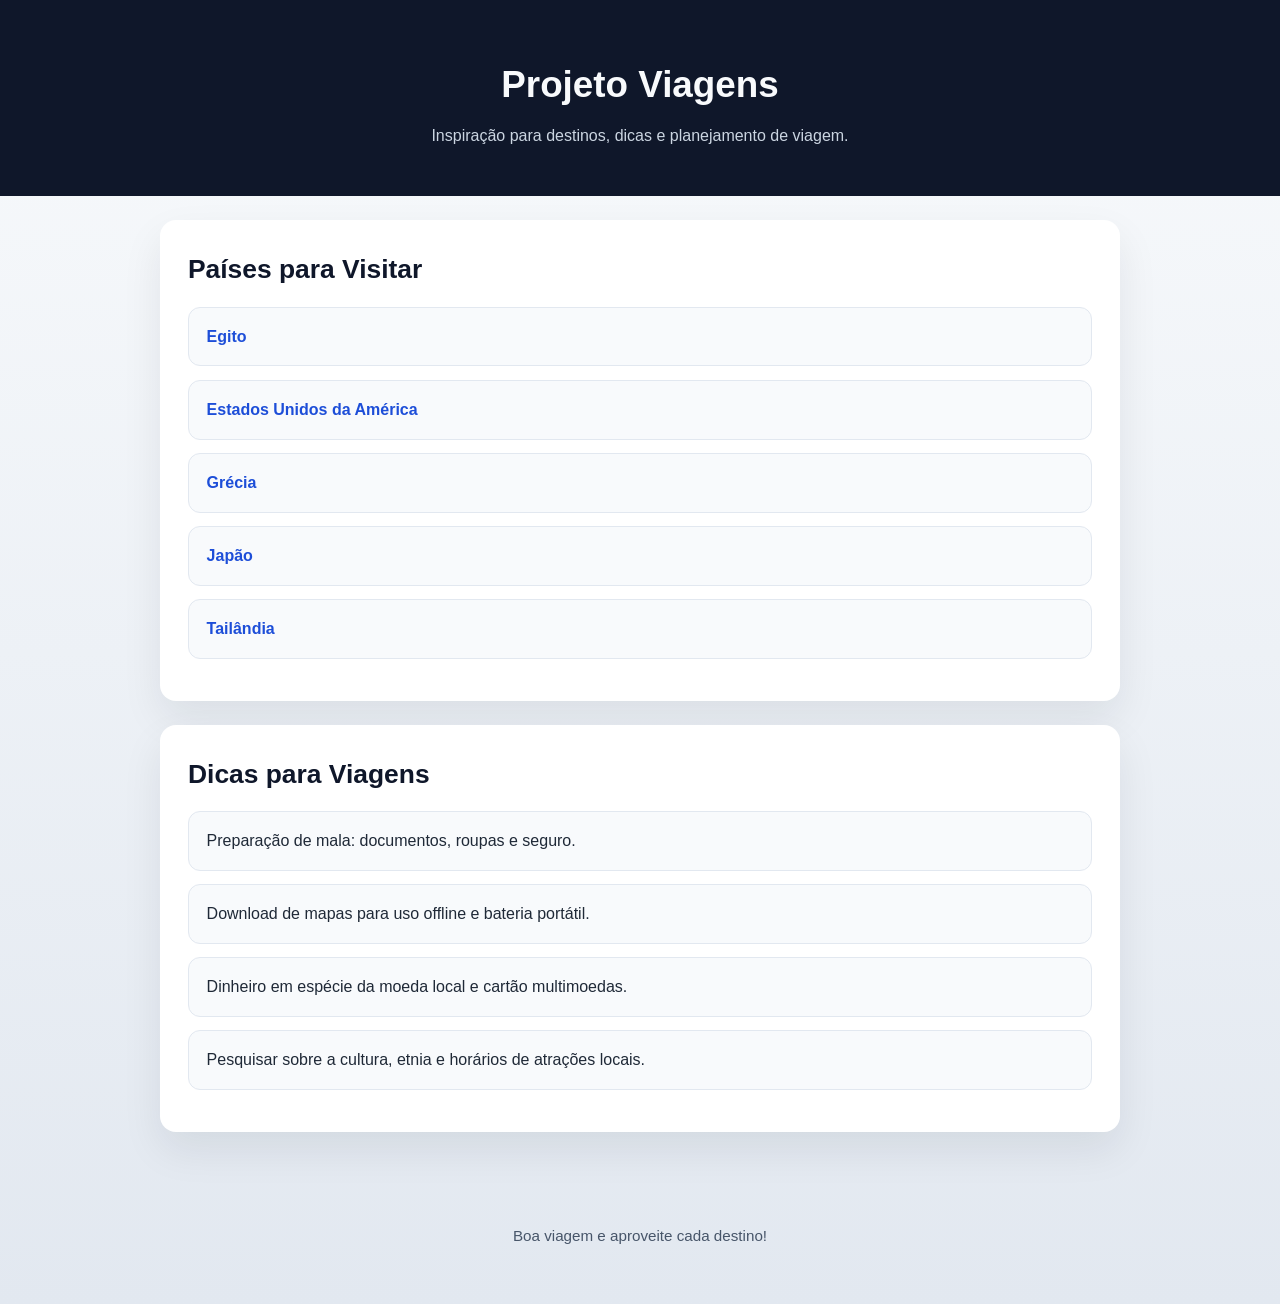
<file: index.html>
﻿<!DOCTYPE html>
<html lang="pt-BR">
    <head>
        <meta charset="UTF-8">
        <meta name="viewport" content="width=device-width, initial-scale=1.0">
        <title>Projeto Viagens</title>
        <link rel="stylesheet" href="css/style.css">
        <link rel="stylesheet" href="css/destinos.css">
        <link rel="stylesheet" href="css/header.css">
    </head>
    <body>
        <header class="site-header">
            <div class="container">
                <h1>Projeto Viagens</h1>
                <p>Inspiração para destinos, dicas e planejamento de viagem.</p>
            </div>
        </header>

        <main class="container">
            <section class="destinos">
                <h2>Países para Visitar</h2>
                <ul>
                    <li><a href="egito.html">Egito</a></li>
                    <li><a href="eua.html">Estados Unidos da América</a></li>
                    <li><a href="grecia.html">Grécia</a></li>
                    <li><a href="japao.html">Japão</a></li>
                    <li><a href="tailandia.html">Tailândia</a></li>
                </ul>
            </section>

            <section class="dicas">
                <h2>Dicas para Viagens</h2>
                <ul>
                    <li>Preparação de mala: documentos, roupas e seguro.</li>
                    <li>Download de mapas para uso offline e bateria portátil.</li>
                    <li>Dinheiro em espécie da moeda local e cartão multimoedas.</li>
                    <li>Pesquisar sobre a cultura, etnia e horários de atrações locais.</li>
                </ul>
            </section>
        </main>

        <footer class="site-footer">
            <div class="container">
                <p>Boa viagem e aproveite cada destino!</p>
            </div>
        </footer>
    </body>
</html>
</file>
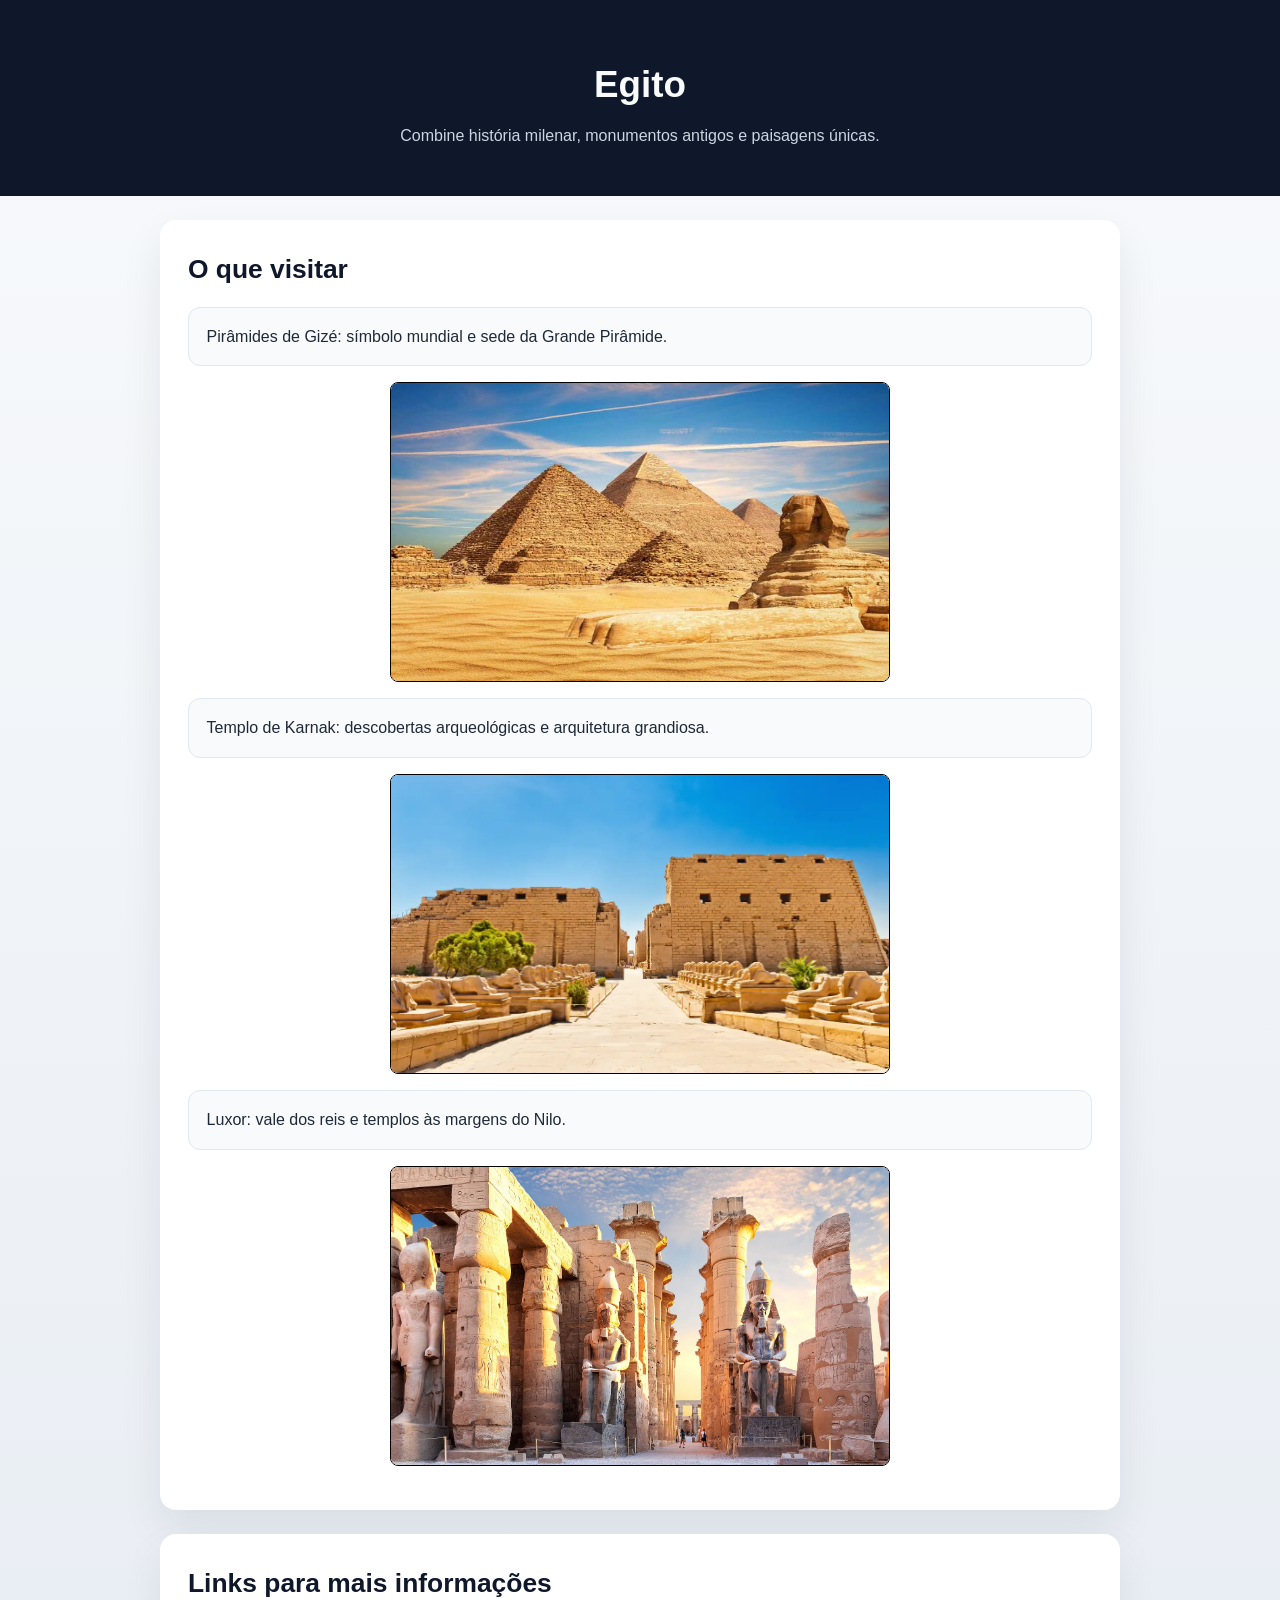
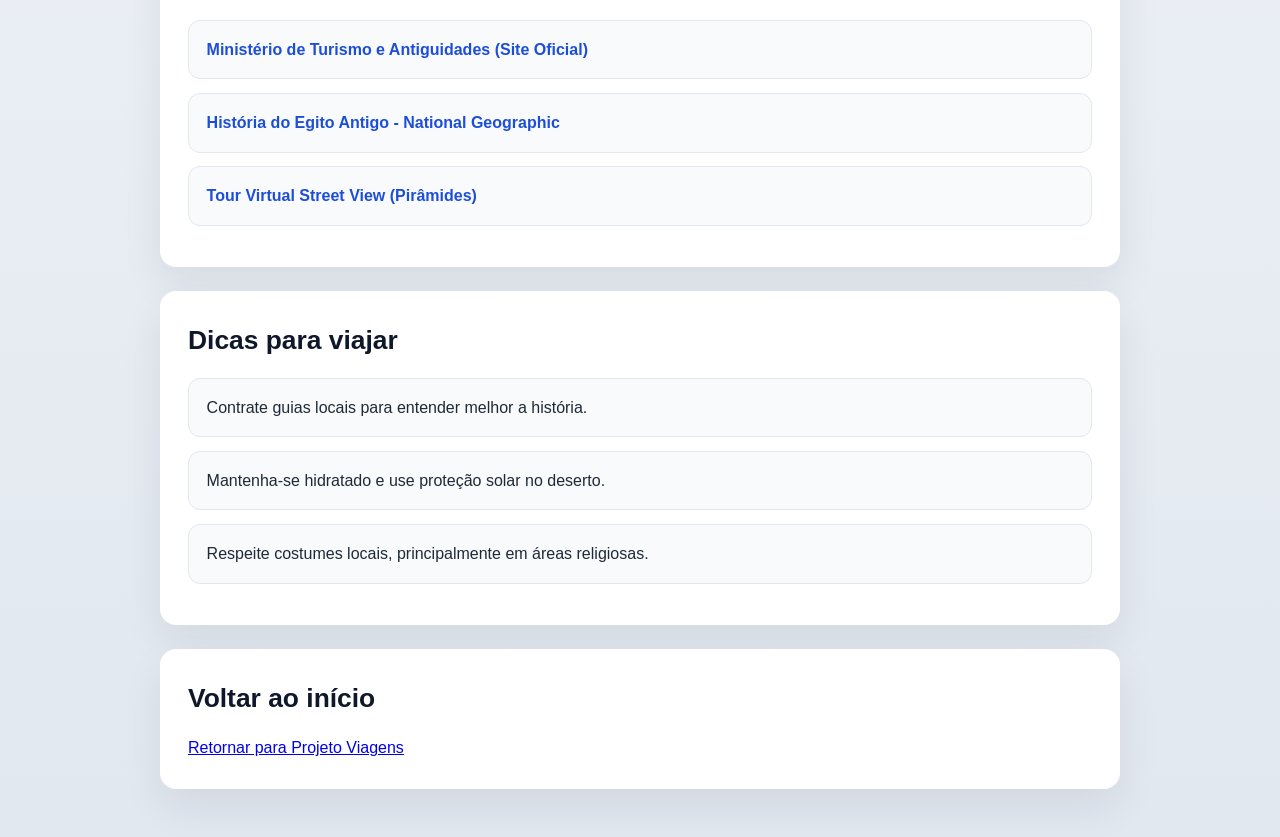
<file: egito.html>
<!DOCTYPE html>
<html lang="pt-BR">
    <head>
        <meta charset="UTF-8">
        <meta name="viewport" content="width=device-width, initial-scale=1.0">
        <title>Egito - Projeto Viagens</title>
        <link rel="stylesheet" href="./css/style.css">
        <link rel="stylesheet" href="./css/destinos.css">
        <link rel="stylesheet" href="./css/header.css">
    </head>
    <body>
        <header class="site-header">
            <div class="container">
                <h1>Egito</h1>
                <p>Combine história milenar, monumentos antigos e paisagens únicas.</p>
            </div>
        </header>

        <main class="container">
            <section class="destinos">
                <h2>O que visitar</h2>
                <ul>
                    <li>Pirâmides de Gizé: símbolo mundial e sede da Grande Pirâmide.</li>
                        <img src="./img/gize.webp" alt="Pirâmides de Gizé" class="destino-img">
                    <li>Templo de Karnak: descobertas arqueológicas e arquitetura grandiosa.</li>
                        <img src="./img/karnak.webp" alt="Templo de Karnak" class="destino-img">
                    <li>Luxor: vale dos reis e templos às margens do Nilo.</li>
                        <img src="./img/luxor.jpg" alt="Luxor" class="destino-img">
                </ul>
            </section>

            <section class="destinos">
                <h2>Links para mais informações</h2>
                <ul>
                    <li><a href="https://egymonuments.gov.eg/" target="_blank">Ministério de Turismo e Antiguidades (Site Oficial)</a></li>
                    <li><a href="https://www.nationalgeographic.com/history/article/ancient-egypt" target="_blank">História do Egito Antigo - National Geographic</a></li>
                    <li><a href="https://www.google.com/maps/about/behind-the-scenes/streetview/treks/pyramids-of-giza/" target="_blank">Tour Virtual Street View (Pirâmides)</a></li>
                    </ul>
            </section>

            <section class="dicas">
                <h2>Dicas para viajar</h2>
                <ul>
                    <li>Contrate guias locais para entender melhor a história.</li>
                    <li>Mantenha-se hidratado e use proteção solar no deserto.</li>
                    <li>Respeite costumes locais, principalmente em áreas religiosas.</li>
                </ul>
            </section>

            <section class="dicas">
                <h2>Voltar ao início</h2>
                <p><a href="index.html">Retornar para Projeto Viagens</a></p>
            </section>
        </main>
    </body>
</html>
</file>
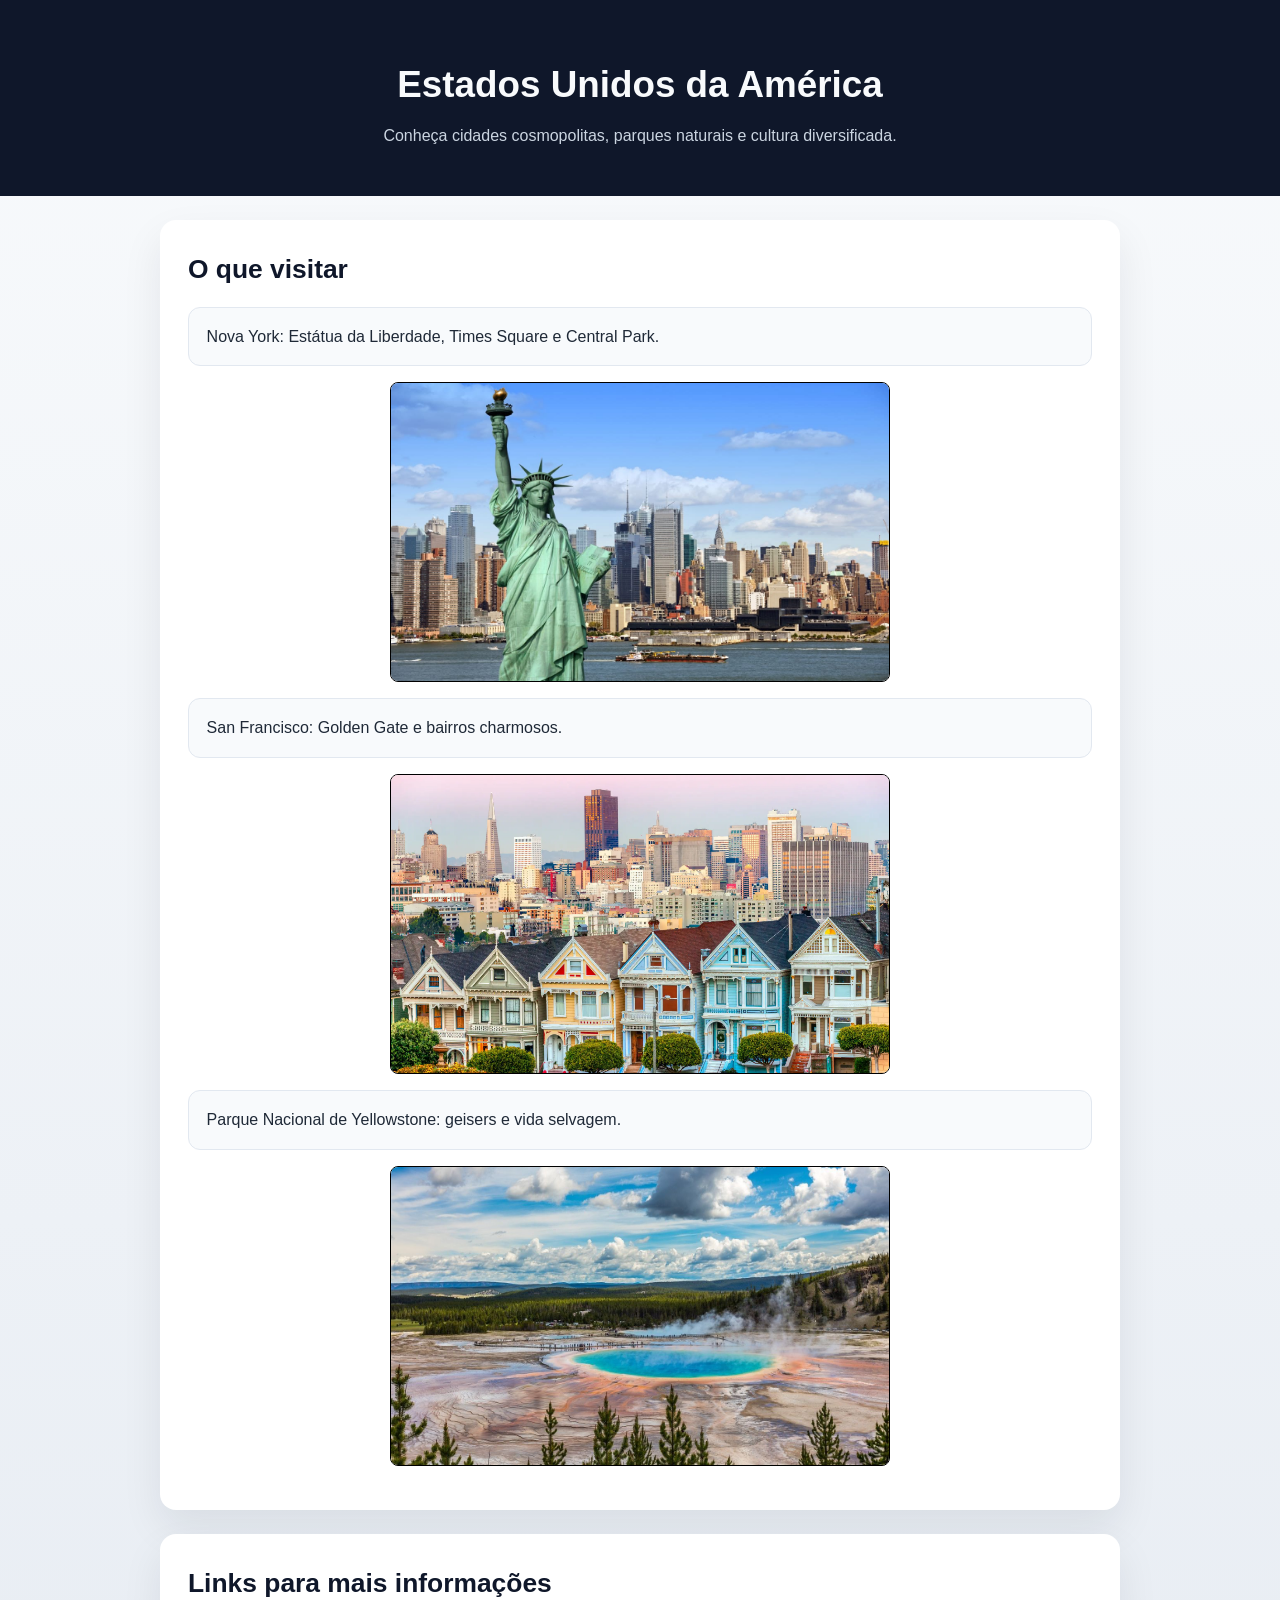
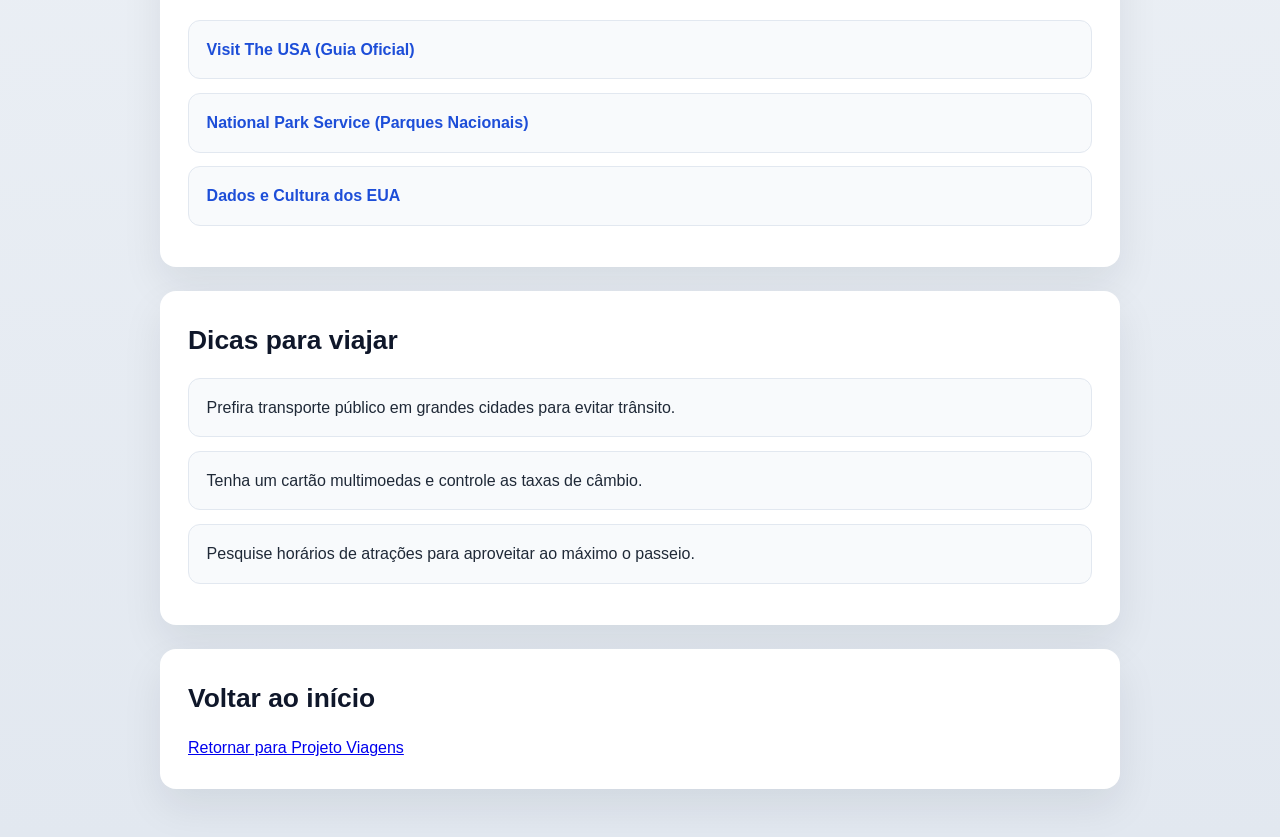
<file: eua.html>
<!DOCTYPE html>
<html lang="pt-BR">
    <head>
        <meta charset="UTF-8">
        <meta name="viewport" content="width=device-width, initial-scale=1.0">
        <title>Estados Unidos da América - Projeto Viagens</title>
        <link rel="stylesheet" href="./css/style.css">
        <link rel="stylesheet" href="./css/destinos.css">
        <link rel="stylesheet" href="./css/header.css">
    </head>
    <body>
        <header class="site-header">
            <div class="container">
                <h1>Estados Unidos da América</h1>
                <p>Conheça cidades cosmopolitas, parques naturais e cultura diversificada.</p>
            </div>
        </header>

        <main class="container">
            <section class="destinos">
                <h2>O que visitar</h2>
                <ul>
                    <li>Nova York: Estátua da Liberdade, Times Square e Central Park.</li>
                    <img src="./img/novayork.jpg" alt="Nova York" class="destino-img">
                    <li>San Francisco: Golden Gate e bairros charmosos.</li>
                    <img src="./img/sanfrancisco.webp" alt="San Francisco" class="destino-img">
                    <li>Parque Nacional de Yellowstone: geisers e vida selvagem.</li>
                    <img src="./img/yellowstone.jpg" alt="Yellowstone" class="destino-img">
                </ul>
            </section>

            <section class="destinos">
                <h2>Links para mais informações</h2>
                    <ul>
                        <li><a href="https://www.visittheusa.com.br/" target="_blank">Visit The USA (Guia Oficial)</a></li>
                        <li><a href="https://www.nps.gov/index.htm" target="_blank">National Park Service (Parques Nacionais)</a></li>
                        <li><a href="https://www.interexchange.org/blog/international-participants/10-things-to-know-about-u-s-culture/" target="_blank">Dados e Cultura dos EUA </a></li>
                    </ul> 
            </section>

            <section class="dicas">
                <h2>Dicas para viajar</h2>
                <ul>
                    <li>Prefira transporte público em grandes cidades para evitar trânsito.</li>
                    <li>Tenha um cartão multimoedas e controle as taxas de câmbio.</li>
                    <li>Pesquise horários de atrações para aproveitar ao máximo o passeio.</li>
                </ul>
            </section>

            <section class="dicas">
                <h2>Voltar ao início</h2>
                <p><a href="index.html">Retornar para Projeto Viagens</a></p>
            </section>
        </main>
    </body>
</html>
</file>
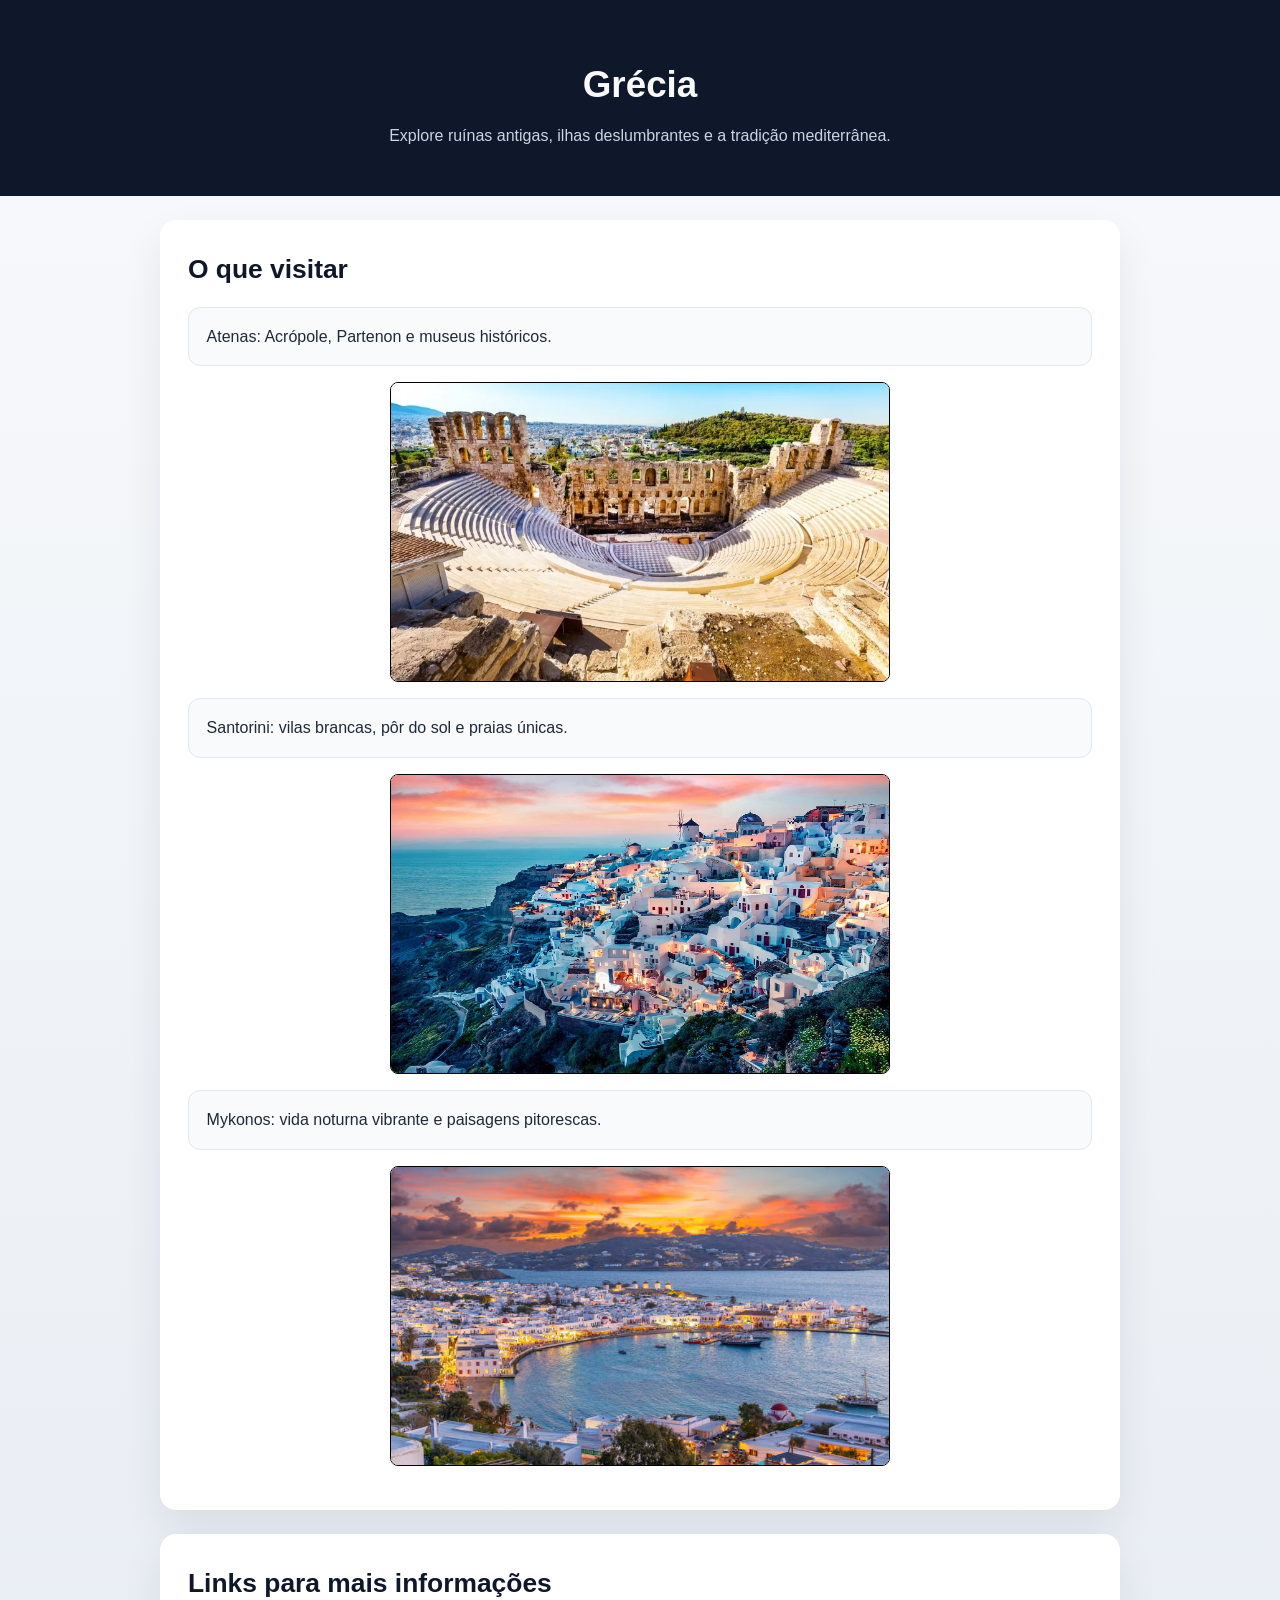
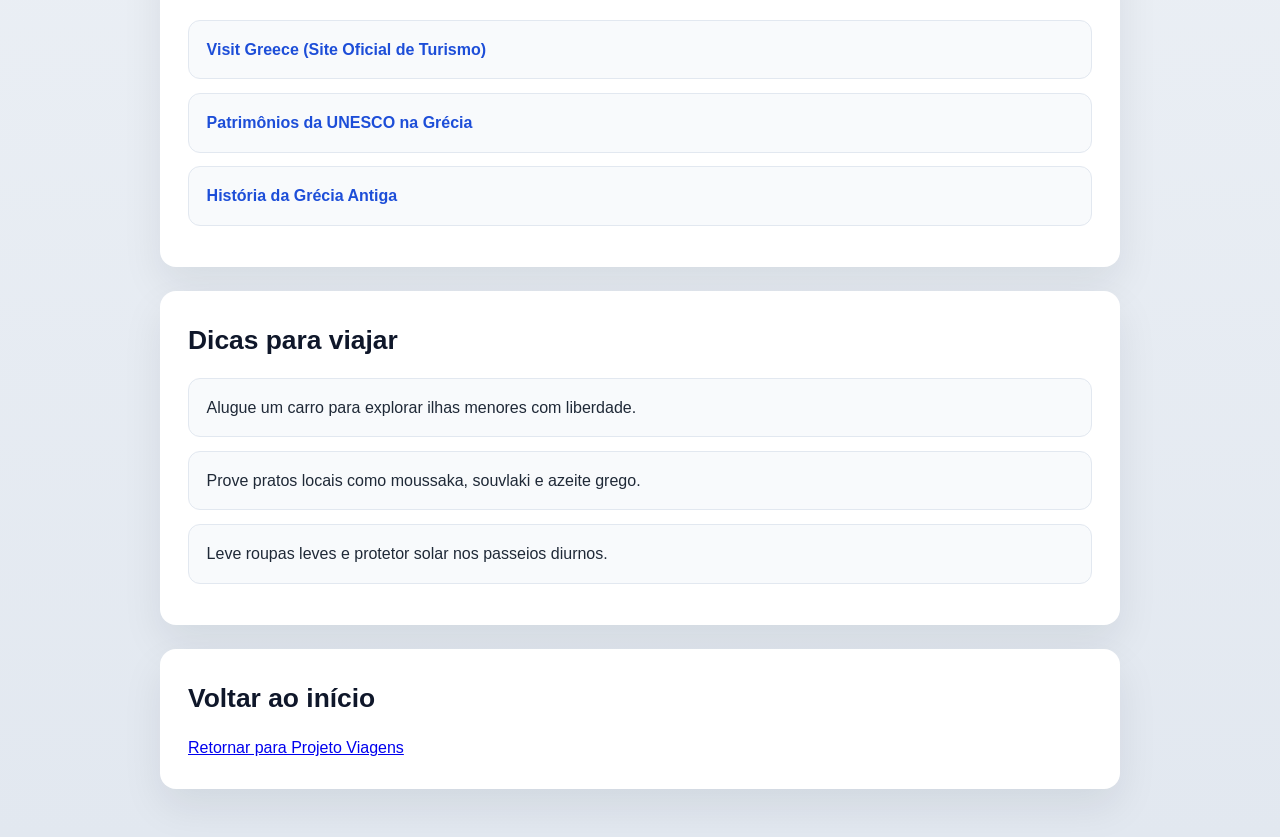
<file: grecia.html>
<!DOCTYPE html>
<html lang="pt-BR">
    <head>
        <meta charset="UTF-8">
        <meta name="viewport" content="width=device-width, initial-scale=1.0">
        <title>Grécia - Projeto Viagens</title>
        <link rel="stylesheet" href="./css/style.css">
        <link rel="stylesheet" href="./css/destinos.css">
        <link rel="stylesheet" href="./css/header.css">
    </head>
    <body>
        <header class="site-header">
            <div class="container">
                <h1>Grécia</h1>
                <p>Explore ruínas antigas, ilhas deslumbrantes e a tradição mediterrânea.</p>
            </div>
        </header>

        <main class="container">
            <section class="destinos">
                <h2>O que visitar</h2>
                <ul>
                    <li>Atenas: Acrópole, Partenon e museus históricos.</li>
                        <img src="./img/atenas.webp" alt="Atenas" class="destino-img">
                    <li>Santorini: vilas brancas, pôr do sol e praias únicas.</li>
                        <img src="./img/santorini.webp" alt="Santorini" class="destino-img">
                    <li>Mykonos: vida noturna vibrante e paisagens pitorescas.</li>
                        <img src="./img/mykonos.jpg" alt="Mykonos" class="destino-img">
                </ul>
            </section>

            <section class="destinos">
                <h2>Links para mais informações</h2>
                    <ul>
                        <li><a href="https://www.visitgreece.gr/" target="_blank">Visit Greece (Site Oficial de Turismo)</a></li>
                        <li><a href="https://whc.unesco.org/en/statesparties/gr" target="_blank">Patrimônios da UNESCO na Grécia</a></li>
                        <li><a href="https://brasilescola.uol.com.br/historiag/grecia-antiga.htm" target="_blank">História da Grécia Antiga</a></li>
                    </ul>
            </section>


            <section class="dicas">
                <h2>Dicas para viajar</h2>
                <ul>
                    <li>Alugue um carro para explorar ilhas menores com liberdade.</li>
                    <li>Prove pratos locais como moussaka, souvlaki e azeite grego.</li>
                    <li>Leve roupas leves e protetor solar nos passeios diurnos.</li>
                </ul>
            </section>

            <section class="dicas">
                <h2>Voltar ao início</h2>
                <p><a href="index.html">Retornar para Projeto Viagens</a></p>
            </section>
        </main>
    </body>
</html>
</file>
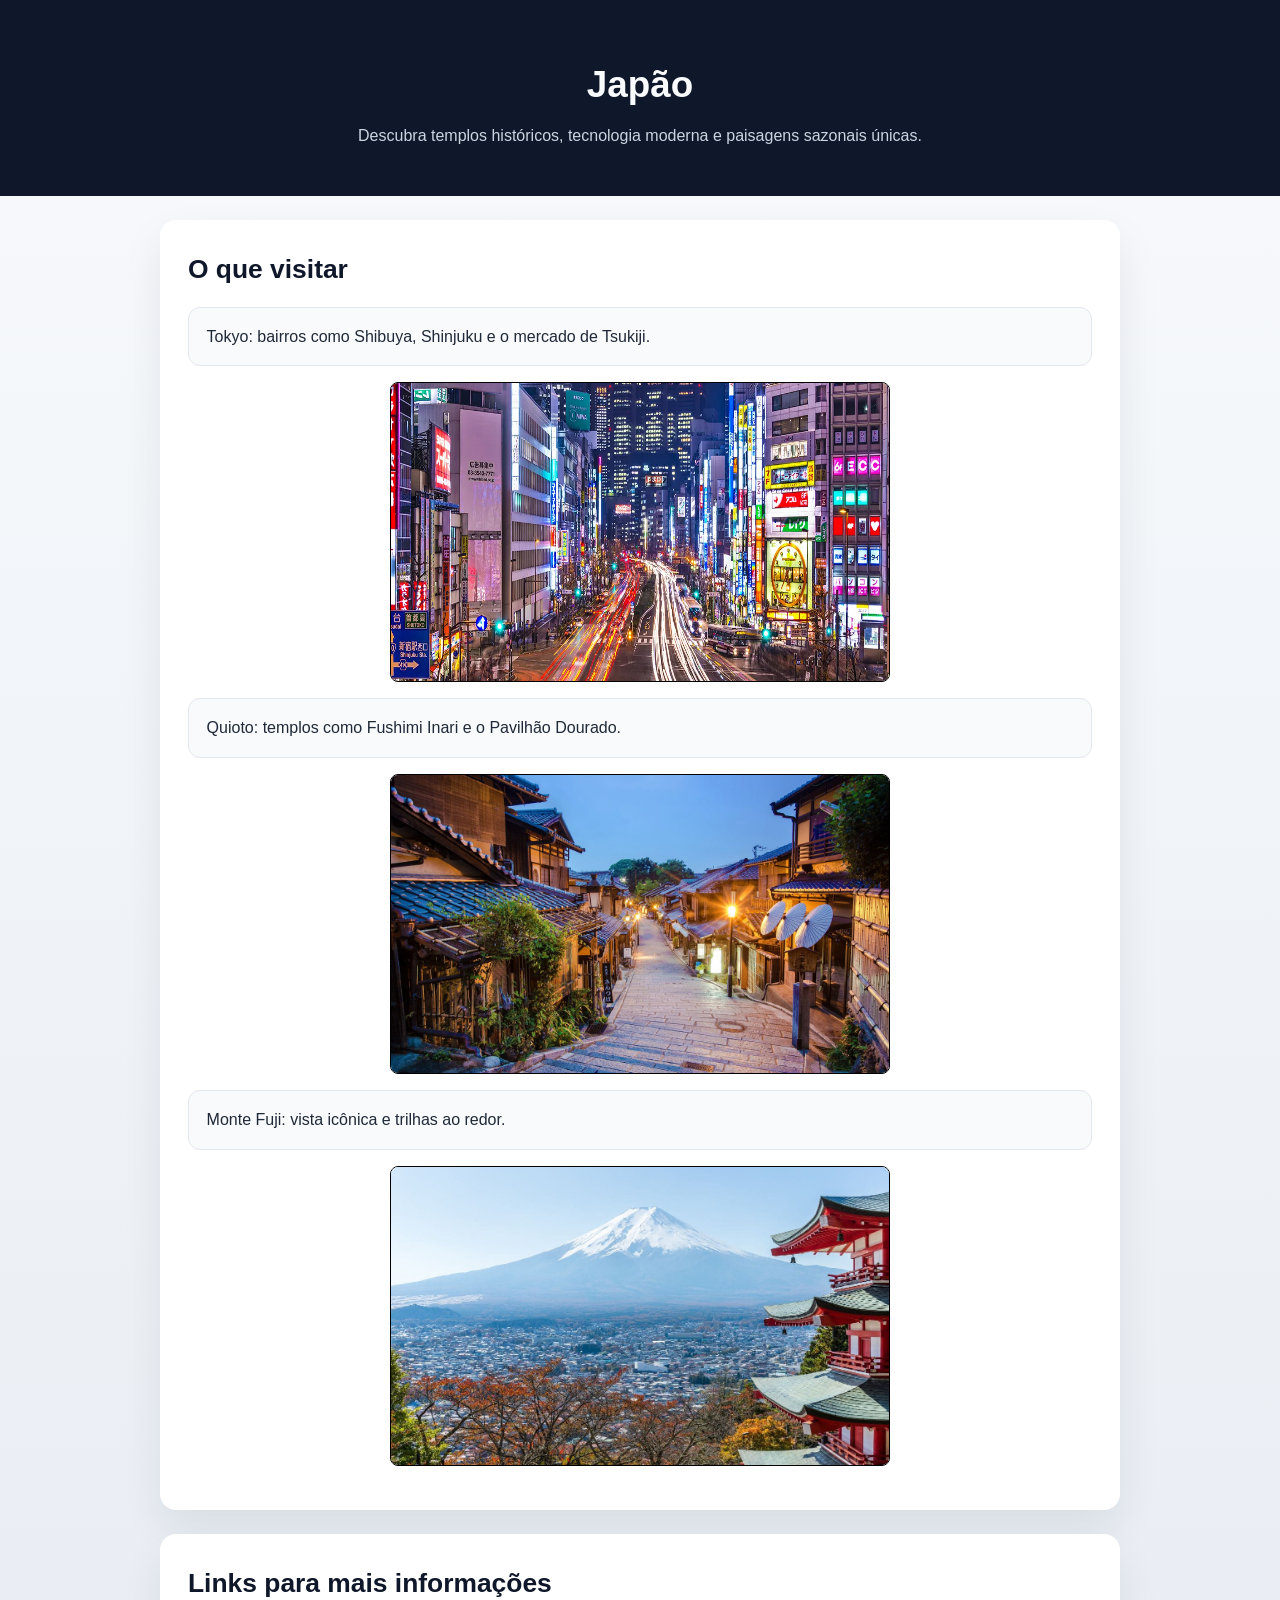
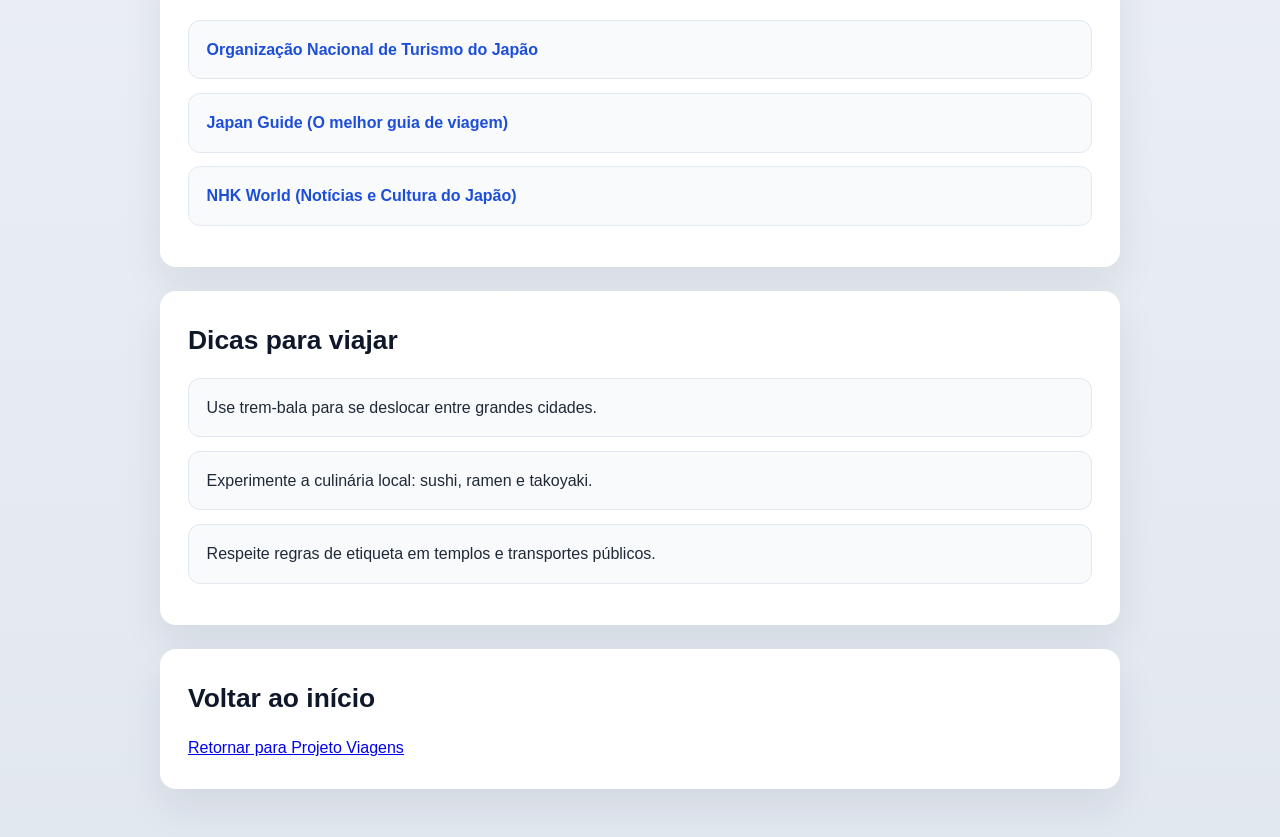
<file: japao.html>
<!DOCTYPE html>
<html lang="pt-BR">
    <head>
        <meta charset="UTF-8">
        <meta name="viewport" content="width=device-width, initial-scale=1.0">
        <title>Japão - Projeto Viagens</title>
        <link rel="stylesheet" href="./css/style.css">
        <link rel="stylesheet" href="./css/destinos.css">
        <link rel="stylesheet" href="./css/header.css">
    </head>
    <body>
        <header class="site-header">
            <div class="container">
                <h1>Japão</h1>
                <p>Descubra templos históricos, tecnologia moderna e paisagens sazonais únicas.</p>
            </div>
        </header>

        <main class="container">
            <section class="destinos">
                <h2>O que visitar</h2>
                <ul>
                    <li>Tokyo: bairros como Shibuya, Shinjuku e o mercado de Tsukiji.</li>
                        <img src="./img/tokyo.webp" alt="Tokyo" class="destino-img">
                    <li>Quioto: templos como Fushimi Inari e o Pavilhão Dourado.</li>
                        <img src="./img/quioto.jpg" alt="Quioto" class="destino-img">
                    <li>Monte Fuji: vista icônica e trilhas ao redor.</li>
                        <img src="./img/montefuji.jpg" alt="Monte Fuji" class="destino-img"> 
                </ul>
            </section>

            <section class="destinos">
                <h2>Links para mais informações</h2>
                    <ul>
                        <li><a href="https://www.japan.travel/pt/br/" target="_blank">Organização Nacional de Turismo do Japão</a></li>
                        <li><a href="https://www.japan-guide.com/" target="_blank">Japan Guide (O melhor guia de viagem)</a></li>
                        <li><a href="https://www.nhk.or.jp/nhkworld/pt/" target="_blank">NHK World (Notícias e Cultura do Japão)</a></li>
                    </ul>
            </section>

            <section class="dicas">
                <h2>Dicas para viajar</h2>
                <ul>
                    <li>Use trem-bala para se deslocar entre grandes cidades.</li>
                    <li>Experimente a culinária local: sushi, ramen e takoyaki.</li>
                    <li>Respeite regras de etiqueta em templos e transportes públicos.</li>
                </ul>
            </section>

            <section class="dicas">
                <h2>Voltar ao início</h2>
                <p><a href="index.html">Retornar para Projeto Viagens</a></p>
            </section>
        </main>
    </body>
</html>
</file>
<file: css/style.css>
﻿* {
    box-sizing: border-box;
    margin: 0;
    padding: 0;
}

body {
    font-family: "Segoe UI", sans-serif;
    background: linear-gradient(180deg, #f8fafc 0%, #e2e8f0 100%);
    color: #1f2937;
    line-height: 1.6;
}

.container {
    width: min(92%, 960px);
    margin: 0 auto;
    padding: 1.5rem 0;
}

ul {
    list-style: none;
    padding: 0;
}

.site-footer {
    padding: 1.25rem 0 2rem;
    text-align: center;
    color: #475569;
}

.site-footer p {
    font-size: 0.95rem;
}

@media (max-width: 640px) {
    .site-header h1 {
        font-size: 1.9rem;
    }
}

img
{
    display: block;
    margin: 1rem auto;
    border-radius: 8px;
    border: solid black 1px;
}
</file>
<file: css/destinos.css>
.destinos ul li,
.dicas ul li {
    background: #f8fafc;
    border: 1px solid #e2e8f0;
    border-radius: 0.75rem;
    margin-bottom: 0.85rem;
    padding: 1rem 1.1rem;
    transition: transform 0.2s ease, box-shadow 0.2s ease;
}

.destinos ul li:hover,
.dicas ul li:hover {
    transform: translateY(-2px);
    box-shadow: 0 10px 20px rgba(15, 23, 42, 0.08);
}

.destinos a {
    color: #1d4ed8;
    text-decoration: none;
    font-weight: 600;
}

.destinos a:hover {
    text-decoration: underline;
}

.destinos,
    .dicas {
        padding: 1.25rem;
    }

.destinos,
.dicas {
    background: #ffffff;
    border-radius: 1rem;
    box-shadow: 0 18px 40px rgba(15, 23, 42, 0.08);
    padding: 1.75rem;
    margin-bottom: 1.5rem;
}

.destinos h2,
.dicas h2 {
    font-size: 1.65rem;
    color: #0f172a;
    margin-bottom: 1rem;
}

.destinos img {
    width: 500px;
    height: 300px;
}
</file>
<file: css/header.css>
.site-header {
    padding: 2rem 0 1.5rem;
    text-align: center;
    background: #0f172a;
    color: #f8fafc;
}

.site-header h1 {
    font-size: 2.3rem;
    margin-bottom: 0.5rem;
}

.site-header p {
    max-width: 720px;
    margin: 0 auto;
    color: #cbd5e1;
}
</file>
